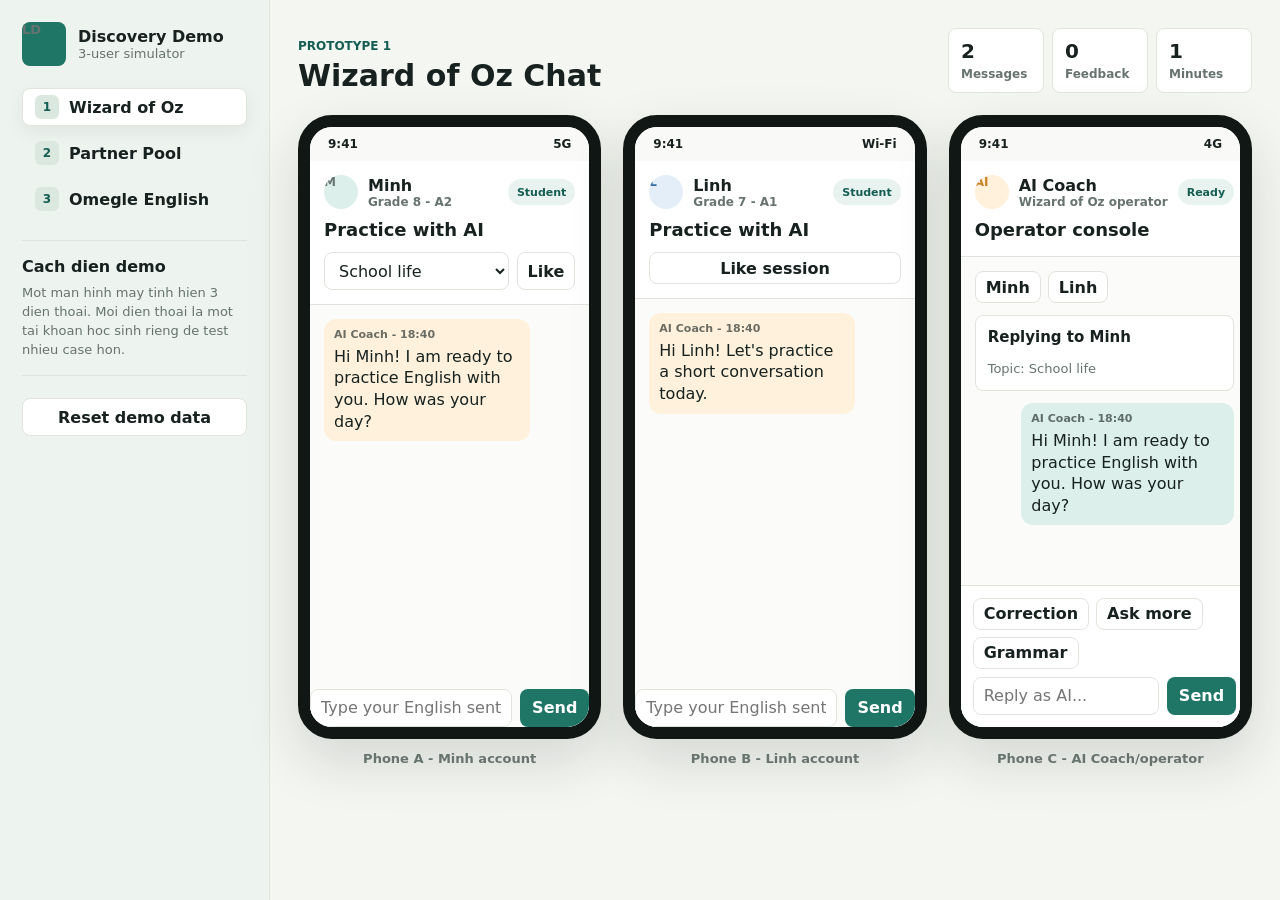
<file: index.html>
<!doctype html>
<html lang="vi">
  <head>
    <meta charset="utf-8" />
    <meta name="viewport" content="width=device-width, initial-scale=1" />
    <title>Language Practice Discovery Demo</title>
    <link rel="stylesheet" href="./styles.css" />
  </head>
  <body>
    <div class="app-shell">
      <aside class="sidebar">
        <div class="brand">
          <span class="brand-mark">LD</span>
          <div>
            <strong>Discovery Demo</strong>
            <span>3-user simulator</span>
          </div>
        </div>

        <nav class="prototype-nav" aria-label="Prototype">
          <button class="nav-item is-active" data-prototype="woz">
            <span class="icon">1</span>
            Wizard of Oz
          </button>
          <button class="nav-item" data-prototype="pool">
            <span class="icon">2</span>
            Partner Pool
          </button>
          <button class="nav-item" data-prototype="omegle">
            <span class="icon">3</span>
            Omegle English
          </button>
        </nav>

        <div class="demo-note">
          <strong>Cach dien demo</strong>
          <p>Mot man hinh may tinh hien 3 dien thoai. Moi dien thoai la mot tai khoan hoc sinh rieng de test nhieu case hon.</p>
        </div>

        <button class="secondary full" id="resetDemo">Reset demo data</button>
      </aside>

      <main class="workspace">
        <header class="topbar">
          <div>
            <p class="eyebrow" id="prototypeEyebrow">Prototype 1</p>
            <h1 id="prototypeTitle">Wizard of Oz Chat</h1>
          </div>
          <div class="metrics" id="metrics"></div>
        </header>

        <section class="phone-stage">
          <article class="phone" id="phoneA">
            <div class="phone-frame">
              <div class="phone-status">
                <span>9:41</span>
                <span>5G</span>
              </div>
              <div class="phone-app" id="screenA"></div>
            </div>
            <p class="phone-caption" id="captionA">Account A</p>
          </article>

          <article class="phone" id="phoneB">
            <div class="phone-frame">
              <div class="phone-status">
                <span>9:41</span>
                <span>Wi-Fi</span>
              </div>
              <div class="phone-app" id="screenB"></div>
            </div>
            <p class="phone-caption" id="captionB">Account B</p>
          </article>

          <article class="phone" id="phoneC">
            <div class="phone-frame">
              <div class="phone-status">
                <span>9:41</span>
                <span>4G</span>
              </div>
              <div class="phone-app" id="screenC"></div>
            </div>
            <p class="phone-caption" id="captionC">Account C</p>
          </article>
        </section>
      </main>
    </div>

    <script src="./app.js"></script>
  </body>
</html>
</file>
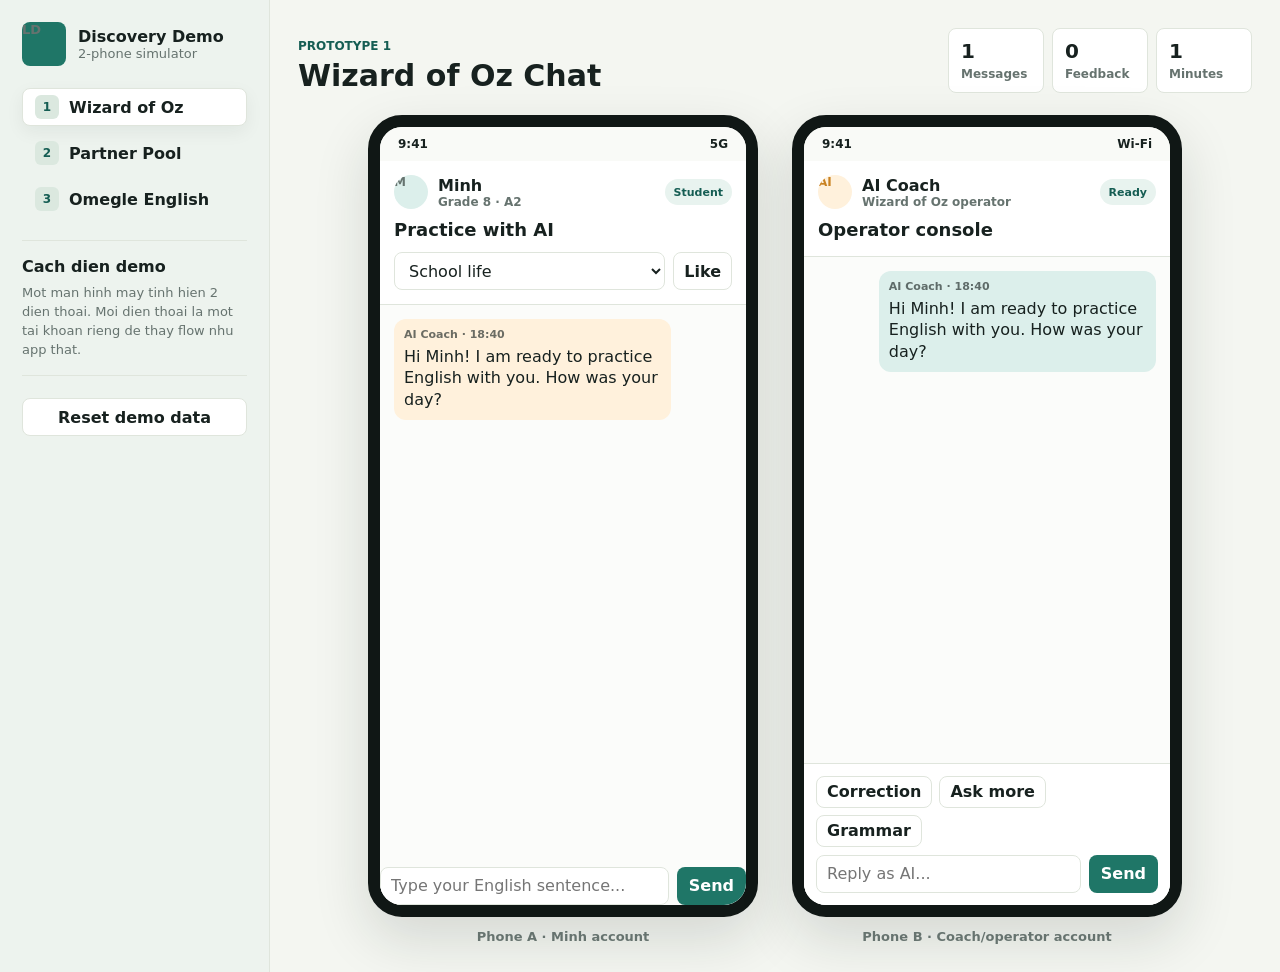
<file: language-discovery-demo/index.html>
<!doctype html>
<html lang="vi">
  <head>
    <meta charset="utf-8" />
    <meta name="viewport" content="width=device-width, initial-scale=1" />
    <title>Language Practice Discovery Demo</title>
    <link rel="stylesheet" href="./styles.css" />
  </head>
  <body>
    <div class="app-shell">
      <aside class="sidebar">
        <div class="brand">
          <span class="brand-mark">LD</span>
          <div>
            <strong>Discovery Demo</strong>
            <span>2-phone simulator</span>
          </div>
        </div>

        <nav class="prototype-nav" aria-label="Prototype">
          <button class="nav-item is-active" data-prototype="woz">
            <span class="icon">1</span>
            Wizard of Oz
          </button>
          <button class="nav-item" data-prototype="pool">
            <span class="icon">2</span>
            Partner Pool
          </button>
          <button class="nav-item" data-prototype="omegle">
            <span class="icon">3</span>
            Omegle English
          </button>
        </nav>

        <div class="demo-note">
          <strong>Cach dien demo</strong>
          <p>Mot man hinh may tinh hien 2 dien thoai. Moi dien thoai la mot tai khoan rieng de thay flow nhu app that.</p>
        </div>

        <button class="secondary full" id="resetDemo">Reset demo data</button>
      </aside>

      <main class="workspace">
        <header class="topbar">
          <div>
            <p class="eyebrow" id="prototypeEyebrow">Prototype 1</p>
            <h1 id="prototypeTitle">Wizard of Oz Chat</h1>
          </div>
          <div class="metrics" id="metrics"></div>
        </header>

        <section class="phone-stage">
          <article class="phone" id="phoneA">
            <div class="phone-frame">
              <div class="phone-status">
                <span>9:41</span>
                <span>5G</span>
              </div>
              <div class="phone-app" id="screenA"></div>
            </div>
            <p class="phone-caption" id="captionA">Account A</p>
          </article>

          <article class="phone" id="phoneB">
            <div class="phone-frame">
              <div class="phone-status">
                <span>9:41</span>
                <span>Wi-Fi</span>
              </div>
              <div class="phone-app" id="screenB"></div>
            </div>
            <p class="phone-caption" id="captionB">Account B</p>
          </article>
        </section>
      </main>
    </div>

    <script src="./app.js"></script>
  </body>
</html>
</file>
<file: styles.css>
:root {
  color-scheme: light;
  --bg: #f4f6f1;
  --ink: #17211f;
  --muted: #66736f;
  --line: #dfe5dc;
  --panel: #ffffff;
  --accent: #1f7667;
  --accent-dark: #155d53;
  --amber: #c98222;
  --blue: #386fa4;
  --rose: #b84e62;
  --phone: #101715;
  --shadow: 0 22px 55px rgba(23, 33, 31, 0.14);
}

* {
  box-sizing: border-box;
}

body {
  margin: 0;
  min-height: 100vh;
  background: var(--bg);
  color: var(--ink);
  font-family: Inter, ui-sans-serif, system-ui, -apple-system, BlinkMacSystemFont, "Segoe UI", sans-serif;
}

button,
input,
select {
  font: inherit;
}

button {
  min-height: 38px;
  border: 0;
  border-radius: 8px;
  background: var(--accent);
  color: #fff;
  cursor: pointer;
  font-weight: 800;
  padding: 0 12px;
}

button:hover {
  background: var(--accent-dark);
}

button:disabled {
  cursor: not-allowed;
  opacity: 0.45;
}

button:disabled:hover {
  background: var(--accent);
  color: #fff;
}

button.secondary,
button.ghost {
  border: 1px solid var(--line);
  background: #fff;
  color: var(--ink);
}

button.ghost {
  min-height: 32px;
  padding: 0 10px;
}

button.secondary:hover,
button.ghost:hover {
  border-color: var(--accent);
  color: var(--accent-dark);
}

input,
select {
  width: 100%;
  min-height: 38px;
  border: 1px solid var(--line);
  border-radius: 8px;
  background: #fff;
  color: var(--ink);
  padding: 0 10px;
}

.app-shell {
  display: grid;
  grid-template-columns: 270px minmax(0, 1fr);
  min-height: 100vh;
}

.sidebar {
  display: flex;
  flex-direction: column;
  gap: 22px;
  border-right: 1px solid var(--line);
  background: #edf3ee;
  padding: 22px;
}

.brand {
  display: flex;
  align-items: center;
  gap: 12px;
}

.brand-mark {
  display: grid;
  width: 44px;
  height: 44px;
  place-items: center;
  border-radius: 8px;
  background: var(--accent);
  color: #fff;
  font-weight: 900;
}

.brand strong,
.brand span {
  display: block;
}

.brand span,
.demo-note p {
  color: var(--muted);
  font-size: 13px;
}

.prototype-nav {
  display: grid;
  gap: 8px;
}

.nav-item {
  display: flex;
  align-items: center;
  justify-content: flex-start;
  gap: 10px;
  border: 1px solid transparent;
  background: transparent;
  color: var(--ink);
  text-align: left;
}

.nav-item.is-active {
  border-color: var(--line);
  background: #fff;
  box-shadow: 0 6px 18px rgba(23, 33, 31, 0.06);
}

.icon {
  display: grid;
  width: 24px;
  height: 24px;
  place-items: center;
  border-radius: 6px;
  background: #dbe8df;
  color: var(--accent-dark);
  font-size: 12px;
  font-weight: 900;
}

.demo-note {
  border-top: 1px solid var(--line);
  border-bottom: 1px solid var(--line);
  padding: 16px 0;
}

.demo-note strong {
  display: block;
  margin-bottom: 8px;
}

.demo-note p {
  margin: 0;
  line-height: 1.45;
}

.full {
  width: 100%;
}

.workspace {
  display: grid;
  grid-template-rows: auto minmax(0, 1fr);
  min-width: 0;
  padding: 28px;
}

.topbar {
  display: flex;
  align-items: end;
  justify-content: space-between;
  gap: 22px;
  margin-bottom: 22px;
}

.eyebrow {
  margin: 0 0 6px;
  color: var(--accent-dark);
  font-size: 12px;
  font-weight: 900;
  letter-spacing: 0;
  text-transform: uppercase;
}

h1,
h2,
h3,
p {
  margin-top: 0;
}

h1 {
  margin-bottom: 0;
  font-size: 30px;
  line-height: 1.15;
}

h2 {
  margin-bottom: 2px;
  font-size: 18px;
}

h3 {
  margin-bottom: 6px;
  font-size: 15px;
}

.metrics {
  display: flex;
  flex-wrap: wrap;
  justify-content: flex-end;
  gap: 8px;
}

.metric {
  min-width: 96px;
  border: 1px solid var(--line);
  border-radius: 8px;
  background: #fff;
  padding: 10px 12px;
}

.metric strong {
  display: block;
  font-size: 20px;
}

.metric span {
  color: var(--muted);
  font-size: 12px;
  font-weight: 700;
}

.phone-stage {
  display: grid;
  grid-template-columns: repeat(3, minmax(260px, 340px));
  justify-content: center;
  align-items: start;
  gap: 22px;
  min-height: 0;
}

.phone {
  display: grid;
  justify-items: center;
  gap: 12px;
}

.phone-frame {
  width: min(100%, 340px);
  aspect-ratio: 9 / 18.5;
  border: 12px solid var(--phone);
  border-radius: 34px;
  background: #f9faf7;
  box-shadow: var(--shadow);
  overflow: hidden;
}

.phone-status {
  display: flex;
  align-items: center;
  justify-content: space-between;
  height: 34px;
  background: #f9faf7;
  color: var(--ink);
  font-size: 12px;
  font-weight: 900;
  padding: 0 18px;
}

.phone-app {
  display: grid;
  grid-template-rows: auto minmax(0, 1fr) auto;
  height: calc(100% - 34px);
  min-height: 0;
  background: #fbfcfa;
}

.phone-caption {
  margin: 0;
  color: var(--muted);
  font-size: 13px;
  font-weight: 800;
}

.mobile-head {
  display: grid;
  gap: 10px;
  border-bottom: 1px solid var(--line);
  background: #fff;
  padding: 14px;
}

.account-row {
  display: flex;
  align-items: center;
  justify-content: space-between;
  gap: 10px;
}

.account {
  display: flex;
  align-items: center;
  min-width: 0;
  gap: 10px;
}

.avatar {
  display: grid;
  flex: 0 0 auto;
  width: 34px;
  height: 34px;
  place-items: center;
  border-radius: 50%;
  background: #dcefeb;
  color: var(--accent-dark);
  font-size: 13px;
  font-weight: 900;
}

.avatar.ai {
  background: #fff1dc;
  color: var(--amber);
}

.avatar.blue {
  background: #e3eef8;
  color: var(--blue);
}

.avatar.rose {
  background: #f8e5ea;
  color: var(--rose);
}

.account strong,
.account span {
  display: block;
  overflow: hidden;
  text-overflow: ellipsis;
  white-space: nowrap;
}

.account span {
  color: var(--muted);
  font-size: 12px;
  font-weight: 700;
}

.status-pill {
  display: inline-flex;
  flex: 0 0 auto;
  min-height: 26px;
  align-items: center;
  border-radius: 999px;
  background: #e8f3ef;
  color: var(--accent-dark);
  font-size: 11px;
  font-weight: 900;
  padding: 0 9px;
  white-space: nowrap;
}

.status-pill.warn {
  background: #fff2de;
  color: var(--amber);
}

.topic-row {
  display: grid;
  grid-template-columns: 1fr auto;
  gap: 8px;
}

.mobile-body {
  display: grid;
  align-content: start;
  min-height: 0;
  overflow: auto;
  padding: 14px;
  gap: 12px;
}

.chat-body {
  align-content: stretch;
}

.chat-list {
  display: flex;
  flex-direction: column;
  gap: 9px;
}

.message {
  max-width: 82%;
  border-radius: 12px;
  padding: 9px 10px;
  line-height: 1.35;
  word-break: break-word;
}

.message small {
  display: block;
  margin-bottom: 3px;
  color: rgba(23, 33, 31, 0.64);
  font-size: 11px;
  font-weight: 800;
}

.message.me {
  align-self: flex-end;
  background: #dcefeb;
}

.message.them {
  align-self: flex-start;
  background: #fff1dc;
}

.message.system {
  align-self: center;
  max-width: 100%;
  background: #eef0f2;
  color: var(--muted);
  text-align: center;
}

.mobile-actions {
  display: grid;
  gap: 8px;
  border-top: 1px solid var(--line);
  background: #fff;
  padding: 12px;
}

.composer {
  display: grid;
  grid-template-columns: minmax(0, 1fr) auto;
  gap: 8px;
}

.quick-row {
  display: flex;
  flex-wrap: wrap;
  gap: 7px;
}

.card {
  display: grid;
  gap: 8px;
  border: 1px solid var(--line);
  border-radius: 8px;
  background: #fff;
  padding: 12px;
}

.card p {
  margin: 0;
  color: var(--muted);
  font-size: 13px;
  line-height: 1.4;
}

.form-stack {
  display: grid;
  gap: 10px;
}

.form-stack label {
  display: grid;
  gap: 5px;
  color: var(--muted);
  font-size: 12px;
  font-weight: 800;
}

.match-card {
  border-color: #cae4dc;
  background: #f4fbf8;
}

.match-card strong {
  color: var(--accent-dark);
}

.list {
  display: grid;
  gap: 8px;
}

.list-item {
  display: grid;
  gap: 3px;
  border: 1px solid var(--line);
  border-radius: 8px;
  background: #fff;
  padding: 10px;
}

.list-item strong {
  font-size: 14px;
}

.list-item span {
  color: var(--muted);
  font-size: 12px;
}

.split-buttons {
  display: grid;
  grid-template-columns: 1fr 1fr;
  gap: 8px;
}

@media (max-width: 1040px) {
  .app-shell {
    grid-template-columns: 1fr;
  }

  .sidebar {
    border-right: 0;
    border-bottom: 1px solid var(--line);
  }

  .prototype-nav {
    grid-template-columns: repeat(3, minmax(0, 1fr));
  }

  .phone-stage {
    grid-template-columns: repeat(2, minmax(280px, 360px));
  }
}

@media (max-width: 760px) {
  .workspace {
    padding: 18px;
  }

  .topbar {
    align-items: start;
    flex-direction: column;
  }

  .metrics {
    justify-content: flex-start;
  }

  .phone-stage {
    grid-template-columns: minmax(280px, 390px);
  }

  .prototype-nav {
    grid-template-columns: 1fr;
  }
}
</file>
<file: language-discovery-demo/styles.css>
:root {
  color-scheme: light;
  --bg: #f4f6f1;
  --ink: #17211f;
  --muted: #66736f;
  --line: #dfe5dc;
  --panel: #ffffff;
  --accent: #1f7667;
  --accent-dark: #155d53;
  --amber: #c98222;
  --blue: #386fa4;
  --rose: #b84e62;
  --phone: #101715;
  --shadow: 0 22px 55px rgba(23, 33, 31, 0.14);
}

* {
  box-sizing: border-box;
}

body {
  margin: 0;
  min-height: 100vh;
  background: var(--bg);
  color: var(--ink);
  font-family: Inter, ui-sans-serif, system-ui, -apple-system, BlinkMacSystemFont, "Segoe UI", sans-serif;
}

button,
input,
select {
  font: inherit;
}

button {
  min-height: 38px;
  border: 0;
  border-radius: 8px;
  background: var(--accent);
  color: #fff;
  cursor: pointer;
  font-weight: 800;
  padding: 0 12px;
}

button:hover {
  background: var(--accent-dark);
}

button:disabled {
  cursor: not-allowed;
  opacity: 0.45;
}

button:disabled:hover {
  background: var(--accent);
  color: #fff;
}

button.secondary,
button.ghost {
  border: 1px solid var(--line);
  background: #fff;
  color: var(--ink);
}

button.ghost {
  min-height: 32px;
  padding: 0 10px;
}

button.secondary:hover,
button.ghost:hover {
  border-color: var(--accent);
  color: var(--accent-dark);
}

input,
select {
  width: 100%;
  min-height: 38px;
  border: 1px solid var(--line);
  border-radius: 8px;
  background: #fff;
  color: var(--ink);
  padding: 0 10px;
}

.app-shell {
  display: grid;
  grid-template-columns: 270px minmax(0, 1fr);
  min-height: 100vh;
}

.sidebar {
  display: flex;
  flex-direction: column;
  gap: 22px;
  border-right: 1px solid var(--line);
  background: #edf3ee;
  padding: 22px;
}

.brand {
  display: flex;
  align-items: center;
  gap: 12px;
}

.brand-mark {
  display: grid;
  width: 44px;
  height: 44px;
  place-items: center;
  border-radius: 8px;
  background: var(--accent);
  color: #fff;
  font-weight: 900;
}

.brand strong,
.brand span {
  display: block;
}

.brand span,
.demo-note p {
  color: var(--muted);
  font-size: 13px;
}

.prototype-nav {
  display: grid;
  gap: 8px;
}

.nav-item {
  display: flex;
  align-items: center;
  justify-content: flex-start;
  gap: 10px;
  border: 1px solid transparent;
  background: transparent;
  color: var(--ink);
  text-align: left;
}

.nav-item.is-active {
  border-color: var(--line);
  background: #fff;
  box-shadow: 0 6px 18px rgba(23, 33, 31, 0.06);
}

.icon {
  display: grid;
  width: 24px;
  height: 24px;
  place-items: center;
  border-radius: 6px;
  background: #dbe8df;
  color: var(--accent-dark);
  font-size: 12px;
  font-weight: 900;
}

.demo-note {
  border-top: 1px solid var(--line);
  border-bottom: 1px solid var(--line);
  padding: 16px 0;
}

.demo-note strong {
  display: block;
  margin-bottom: 8px;
}

.demo-note p {
  margin: 0;
  line-height: 1.45;
}

.full {
  width: 100%;
}

.workspace {
  display: grid;
  grid-template-rows: auto minmax(0, 1fr);
  min-width: 0;
  padding: 28px;
}

.topbar {
  display: flex;
  align-items: end;
  justify-content: space-between;
  gap: 22px;
  margin-bottom: 22px;
}

.eyebrow {
  margin: 0 0 6px;
  color: var(--accent-dark);
  font-size: 12px;
  font-weight: 900;
  letter-spacing: 0;
  text-transform: uppercase;
}

h1,
h2,
h3,
p {
  margin-top: 0;
}

h1 {
  margin-bottom: 0;
  font-size: 30px;
  line-height: 1.15;
}

h2 {
  margin-bottom: 2px;
  font-size: 18px;
}

h3 {
  margin-bottom: 6px;
  font-size: 15px;
}

.metrics {
  display: flex;
  flex-wrap: wrap;
  justify-content: flex-end;
  gap: 8px;
}

.metric {
  min-width: 96px;
  border: 1px solid var(--line);
  border-radius: 8px;
  background: #fff;
  padding: 10px 12px;
}

.metric strong {
  display: block;
  font-size: 20px;
}

.metric span {
  color: var(--muted);
  font-size: 12px;
  font-weight: 700;
}

.phone-stage {
  display: grid;
  grid-template-columns: repeat(2, minmax(310px, 390px));
  justify-content: center;
  align-items: start;
  gap: 34px;
  min-height: 0;
}

.phone {
  display: grid;
  justify-items: center;
  gap: 12px;
}

.phone-frame {
  width: min(100%, 390px);
  aspect-ratio: 9 / 18.5;
  border: 12px solid var(--phone);
  border-radius: 34px;
  background: #f9faf7;
  box-shadow: var(--shadow);
  overflow: hidden;
}

.phone-status {
  display: flex;
  align-items: center;
  justify-content: space-between;
  height: 34px;
  background: #f9faf7;
  color: var(--ink);
  font-size: 12px;
  font-weight: 900;
  padding: 0 18px;
}

.phone-app {
  display: grid;
  grid-template-rows: auto minmax(0, 1fr) auto;
  height: calc(100% - 34px);
  min-height: 0;
  background: #fbfcfa;
}

.phone-caption {
  margin: 0;
  color: var(--muted);
  font-size: 13px;
  font-weight: 800;
}

.mobile-head {
  display: grid;
  gap: 10px;
  border-bottom: 1px solid var(--line);
  background: #fff;
  padding: 14px;
}

.account-row {
  display: flex;
  align-items: center;
  justify-content: space-between;
  gap: 10px;
}

.account {
  display: flex;
  align-items: center;
  min-width: 0;
  gap: 10px;
}

.avatar {
  display: grid;
  flex: 0 0 auto;
  width: 34px;
  height: 34px;
  place-items: center;
  border-radius: 50%;
  background: #dcefeb;
  color: var(--accent-dark);
  font-size: 13px;
  font-weight: 900;
}

.avatar.ai {
  background: #fff1dc;
  color: var(--amber);
}

.avatar.blue {
  background: #e3eef8;
  color: var(--blue);
}

.account strong,
.account span {
  display: block;
  overflow: hidden;
  text-overflow: ellipsis;
  white-space: nowrap;
}

.account span {
  color: var(--muted);
  font-size: 12px;
  font-weight: 700;
}

.status-pill {
  display: inline-flex;
  flex: 0 0 auto;
  min-height: 26px;
  align-items: center;
  border-radius: 999px;
  background: #e8f3ef;
  color: var(--accent-dark);
  font-size: 11px;
  font-weight: 900;
  padding: 0 9px;
  white-space: nowrap;
}

.status-pill.warn {
  background: #fff2de;
  color: var(--amber);
}

.topic-row {
  display: grid;
  grid-template-columns: 1fr auto;
  gap: 8px;
}

.mobile-body {
  display: grid;
  align-content: start;
  min-height: 0;
  overflow: auto;
  padding: 14px;
  gap: 12px;
}

.chat-body {
  align-content: stretch;
}

.chat-list {
  display: flex;
  flex-direction: column;
  gap: 9px;
}

.message {
  max-width: 82%;
  border-radius: 12px;
  padding: 9px 10px;
  line-height: 1.35;
  word-break: break-word;
}

.message small {
  display: block;
  margin-bottom: 3px;
  color: rgba(23, 33, 31, 0.64);
  font-size: 11px;
  font-weight: 800;
}

.message.me {
  align-self: flex-end;
  background: #dcefeb;
}

.message.them {
  align-self: flex-start;
  background: #fff1dc;
}

.message.system {
  align-self: center;
  max-width: 100%;
  background: #eef0f2;
  color: var(--muted);
  text-align: center;
}

.mobile-actions {
  display: grid;
  gap: 8px;
  border-top: 1px solid var(--line);
  background: #fff;
  padding: 12px;
}

.composer {
  display: grid;
  grid-template-columns: minmax(0, 1fr) auto;
  gap: 8px;
}

.quick-row {
  display: flex;
  flex-wrap: wrap;
  gap: 7px;
}

.card {
  display: grid;
  gap: 8px;
  border: 1px solid var(--line);
  border-radius: 8px;
  background: #fff;
  padding: 12px;
}

.card p {
  margin: 0;
  color: var(--muted);
  font-size: 13px;
  line-height: 1.4;
}

.form-stack {
  display: grid;
  gap: 10px;
}

.form-stack label {
  display: grid;
  gap: 5px;
  color: var(--muted);
  font-size: 12px;
  font-weight: 800;
}

.match-card {
  border-color: #cae4dc;
  background: #f4fbf8;
}

.match-card strong {
  color: var(--accent-dark);
}

.list {
  display: grid;
  gap: 8px;
}

.list-item {
  display: grid;
  gap: 3px;
  border: 1px solid var(--line);
  border-radius: 8px;
  background: #fff;
  padding: 10px;
}

.list-item strong {
  font-size: 14px;
}

.list-item span {
  color: var(--muted);
  font-size: 12px;
}

.split-buttons {
  display: grid;
  grid-template-columns: 1fr 1fr;
  gap: 8px;
}

@media (max-width: 1040px) {
  .app-shell {
    grid-template-columns: 1fr;
  }

  .sidebar {
    border-right: 0;
    border-bottom: 1px solid var(--line);
  }

  .prototype-nav {
    grid-template-columns: repeat(3, minmax(0, 1fr));
  }
}

@media (max-width: 760px) {
  .workspace {
    padding: 18px;
  }

  .topbar {
    align-items: start;
    flex-direction: column;
  }

  .metrics {
    justify-content: flex-start;
  }

  .phone-stage {
    grid-template-columns: minmax(280px, 390px);
  }

  .prototype-nav {
    grid-template-columns: 1fr;
  }
}
</file>
